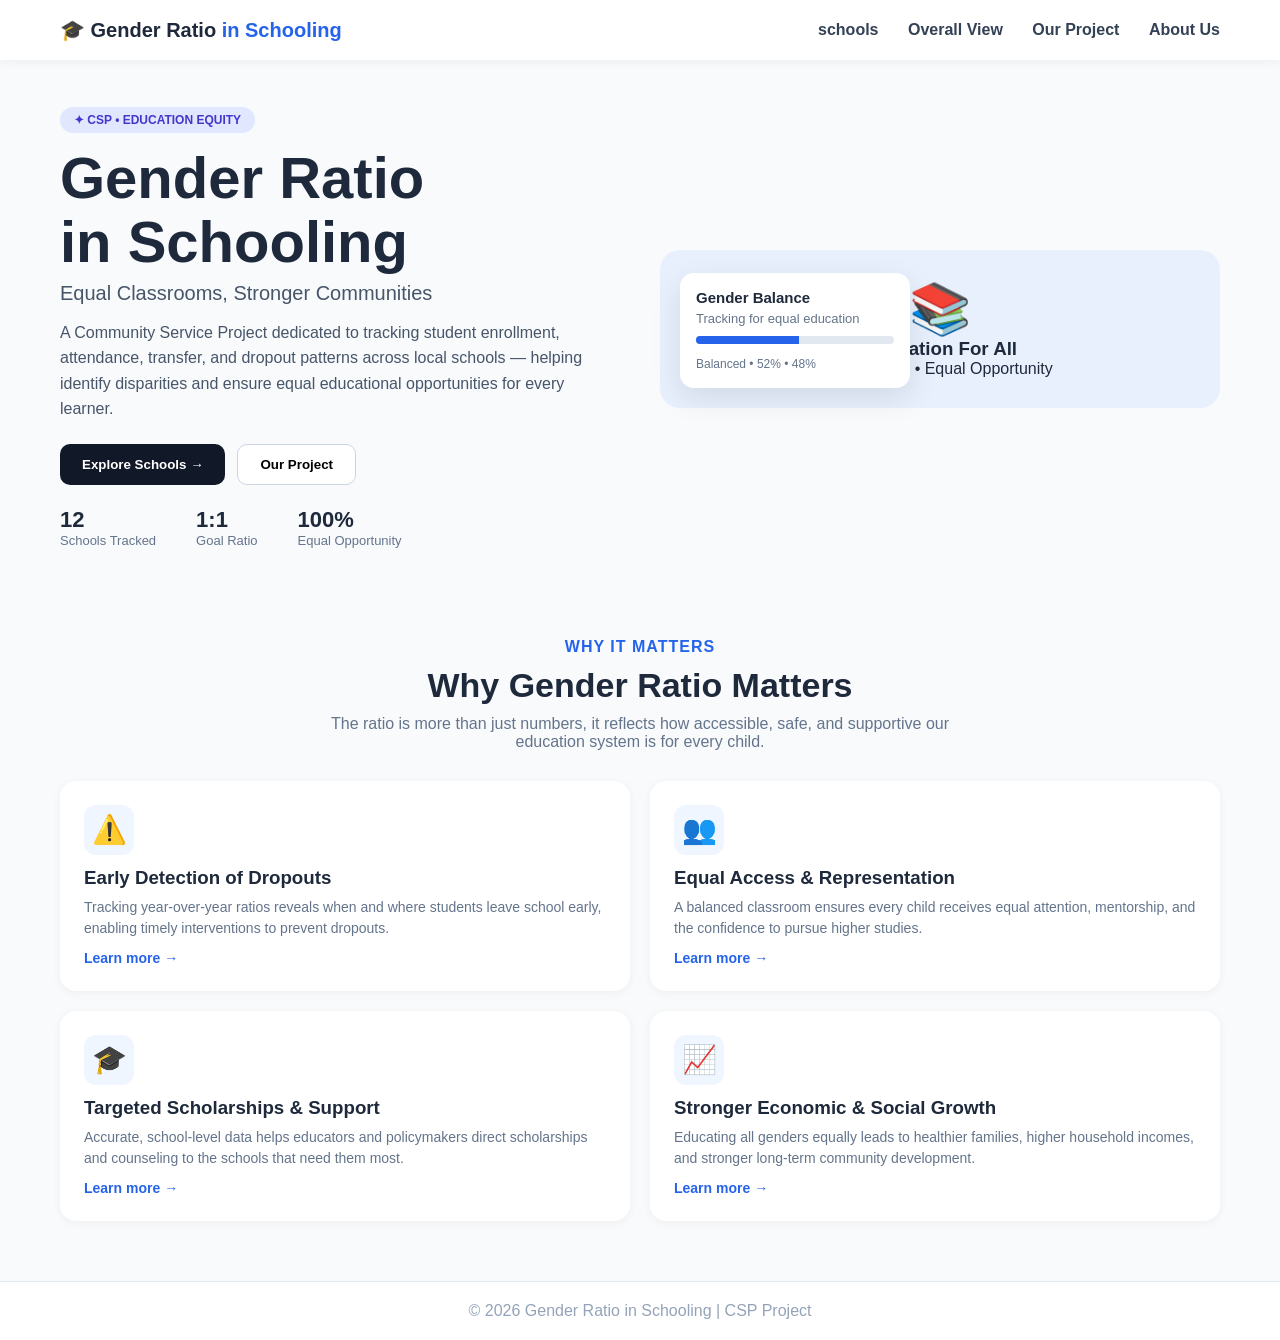
<file: index.html>
<!DOCTYPE html>
<html lang="en">
<head>
  <meta charset="UTF-8">
  <meta name="viewport" content="width=device-width, initial-scale=1.0">
  <title>Gender Ratio in Schooling</title>
  <link rel="stylesheet" href="style.css">
</head>
<body>

  <!-- NAVBAR -->
  <header>
    <div class="logo">🎓 Gender Ratio <span>in Schooling</span></div>
    <nav>
       <a href="school.html">schools</a>
       <a href="overall.html">Overall View</a>
       <a href="project.html">Our Project</a>
    <a href="about.html">About Us</a>
    </nav>
  </header>

  <!-- HERO -->
  <section class="hero">
    <div class="hero-left">
      <span class="badge">✦ CSP • EDUCATION EQUITY</span>
      <h1>Gender Ratio <br>in Schooling</h1>
      <p>Equal Classrooms, Stronger Communities</p>
      <p class="desc">A Community Service Project dedicated to tracking student enrollment, attendance, transfer, and dropout patterns across local schools — helping identify disparities and ensure equal educational opportunities for every learner.</p>
      <div class="buttons">
        <button class="btn-dark">Explore Schools →</button>
        <button class="btn-light">Our Project</button>
      </div>
      <div class="stats">
        <div><b id="schoolCount">0</b><span>Schools Tracked</span></div>
        <div><b>1:1</b><span>Goal Ratio</span></div>
        <div><b>100%</b><span>Equal Opportunity</span></div>
      </div>
    </div>
    <div class="hero-right">
      <div style="background:#E8F0FE; padding:30px; border-radius:20px; text-align:center;">
  <h2 style="font-size:50px;">📚</h2>
  <h3>Education For All</h3>
  <p>Boys • Girls • Equal Opportunity</p>
</div>
      <div class="float-card">
        <b>Gender Balance</b>
        <p>Tracking for equal education</p>
        <div class="bar"><div class="fill"></div></div>
        <span>Balanced • 52% • 48%</span>
      </div>
    </div>
  </section>

  <!-- WHY MATTERS -->
  <section class="why">
    <span class="small">WHY IT MATTERS</span>
    <h2>Why Gender Ratio Matters</h2>
    <p class="sub">The ratio is more than just numbers, it reflects how accessible, safe, and supportive our education system is for every child.</p>

    <div class="grid">
      <div class="card">
        <div class="icon">⚠️</div>
        <h3>Early Detection of Dropouts</h3>
        <p>Tracking year-over-year ratios reveals when and where students leave school early, enabling timely interventions to prevent dropouts.</p>
        <a href="#">Learn more →</a>
      </div>
      <div class="card">
        <div class="icon">👥</div>
        <h3>Equal Access & Representation</h3>
        <p>A balanced classroom ensures every child receives equal attention, mentorship, and the confidence to pursue higher studies.</p>
        <a href="#">Learn more →</a>
      </div>
      <div class="card">
        <div class="icon">🎓</div>
        <h3>Targeted Scholarships & Support</h3>
        <p>Accurate, school-level data helps educators and policymakers direct scholarships and counseling to the schools that need them most.</p>
        <a href="#">Learn more →</a>
      </div>
      <div class="card">
        <div class="icon">📈</div>
        <h3>Stronger Economic & Social Growth</h3>
        <p>Educating all genders equally leads to healthier families, higher household incomes, and stronger long-term community development.</p>
        <a href="#">Learn more →</a>
      </div>
    </div>
  </section>

  <footer>© 2026 Gender Ratio in Schooling | CSP Project</footer>
  <script src="script.js"></script>
</body>
</html>
</file>
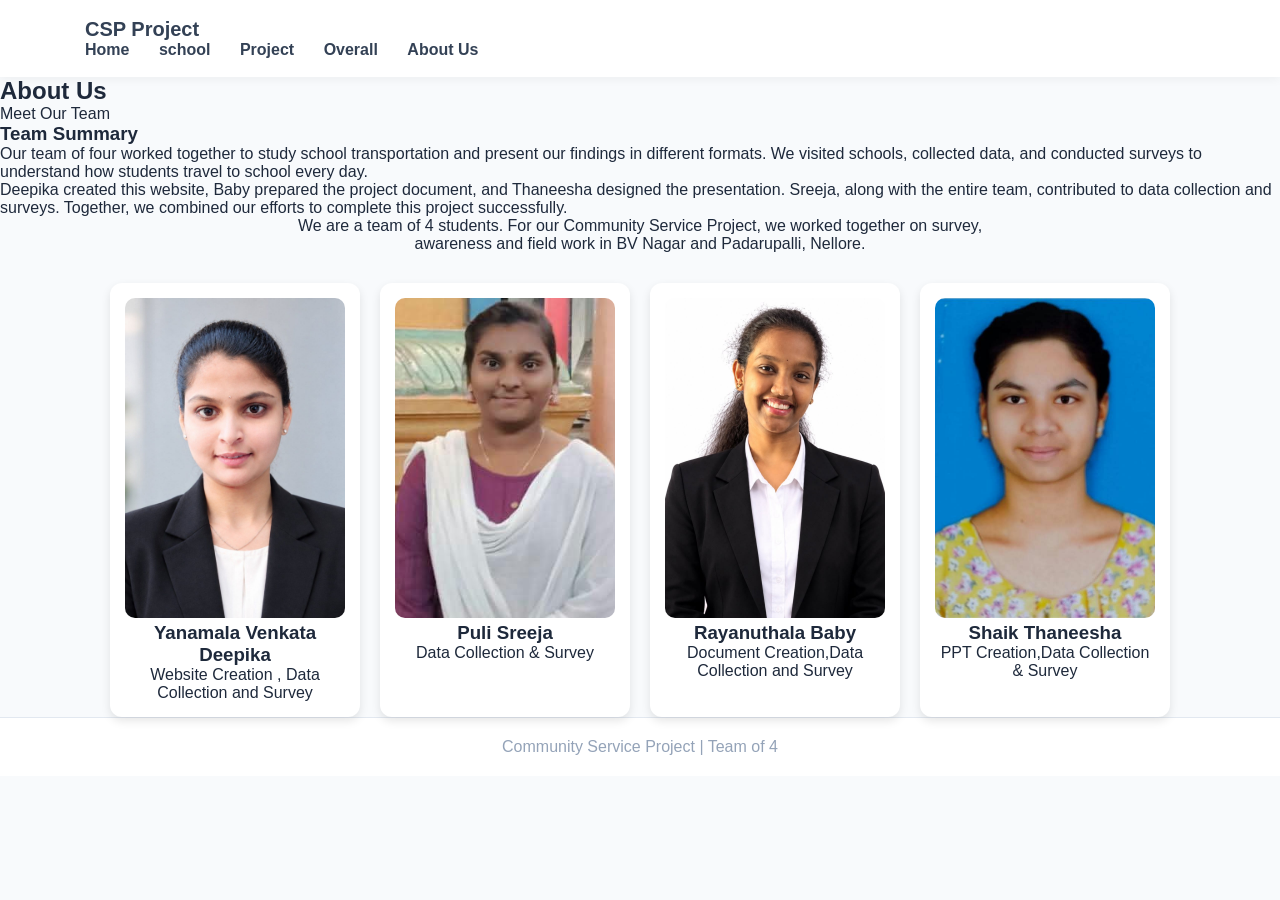
<file: about.html>
<!DOCTYPE html>
<html lang="en">
<head>
<meta charset="UTF-8">
<meta name="viewport" content="width=device-width, initial-scale=1.0">
<title>About Us | CSP</title>
<link rel="stylesheet" href="style.css">
</head>
<body>

<header>
<nav>
<a href="index.html" class="logo">CSP Project</a>
<div class="nav-links">
<a href="index.html">Home</a>
<a href="school.html">school</a>
<a href="project.html">Project</a>
<a href="overall.html">Overall</a>
<a href="about.html" class="active">About Us</a>
</div>
</nav>
</header>

<section class="page-head">
<h1>About Us</h1>
<p>Meet Our Team</p>
<h3>Team Summary</h3>
<p>Our team of four worked together to study school transportation and present our findings in different formats. We visited schools, collected data, and conducted surveys to understand how students travel to school every day.</p>
<p>Deepika created this website, Baby prepared the project document, and Thaneesha designed the presentation. Sreeja, along with the entire team, contributed to data collection and surveys. Together, we combined our efforts to complete this project successfully.</p>
</section>

<section class="container">
<p style="text-align:center; max-width:700px; margin:0 auto 30px;">
We are a team of 4 students. For our Community Service Project, we worked together on survey, awareness and field work in BV Nagar and Padarupalli, Nellore.
</p>

<div class="team-grid">
<div class="team-card">
<img src="images/deepika.jpg" alt="Yanamala Venkata Deepika">
<h3>Yanamala Venkata Deepika</h3>
<p class="role">Website Creation , Data Collection and Survey</p>
</div>

<div class="team-card">
<img src="images/sreeja.jpg" alt="Puli Sreeja">
<h3>Puli Sreeja</h3>
<p class="role">Data Collection & Survey</p>
</div>

<div class="team-card">
<img src="images/baby.jpg" alt="Rayanuthala Baby">
<h3>Rayanuthala Baby</h3>
<p class="role">Document Creation,Data Collection and Survey</p>
</div>

<div class="team-card">
<img src="images/thaneesha.jpg" alt="Shaik Thaneesha">
<h3>Shaik Thaneesha</h3>
<p class="role">PPT Creation,Data Collection & Survey</p>
</div>
</div>
</section>

<footer><p>Community Service Project | Team of 4</p></footer>
<script src="script.js"></script>
</body>
</html>
</file>
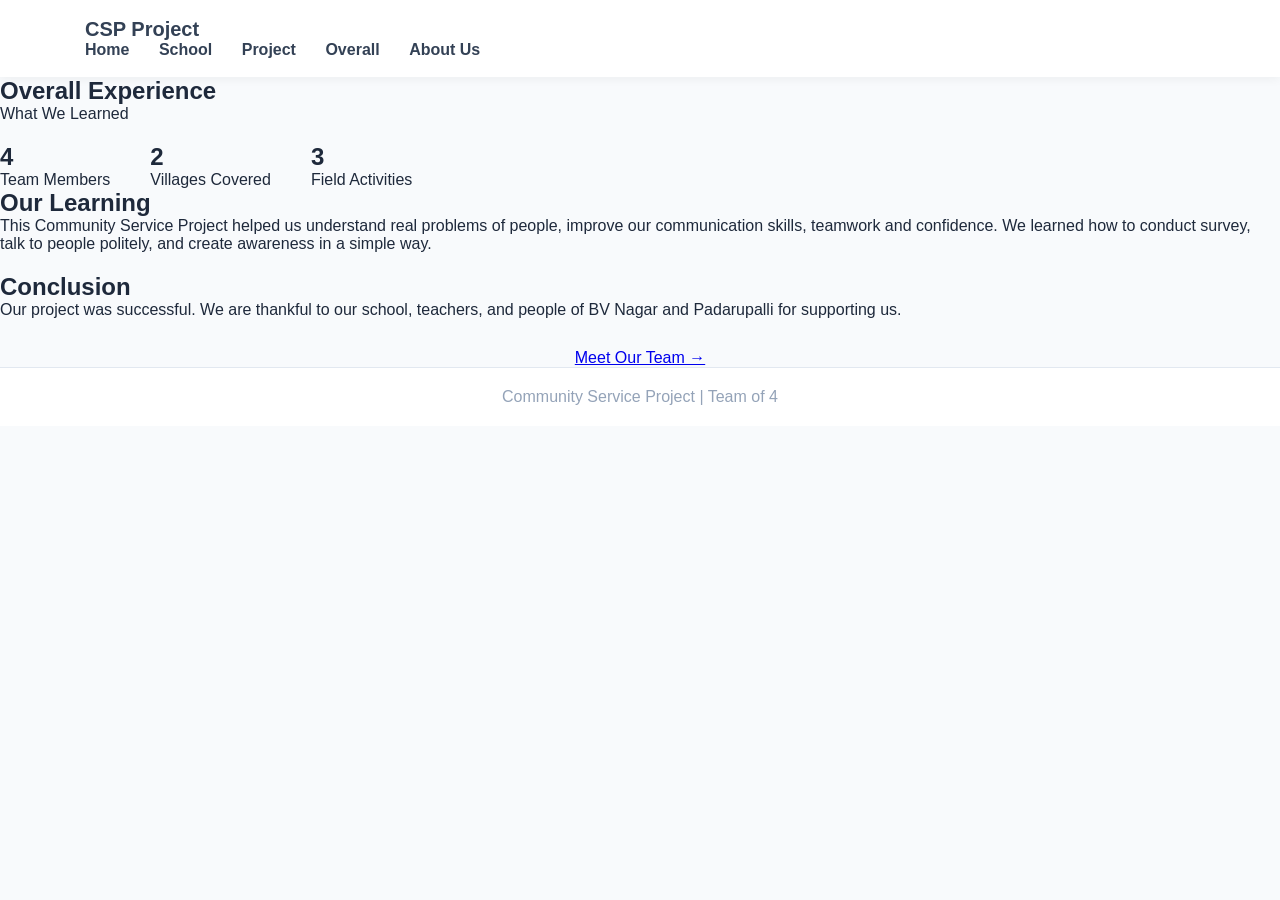
<file: overall.html>
<!DOCTYPE html>
<html lang="en">
<head>
<meta charset="UTF-8">
<meta name="viewport" content="width=device-width, initial-scale=1.0">
<title>Overall Experience | CSP</title>
<link rel="stylesheet" href="style.css">
</head>
<body>

<header>
<nav>
<a href="index.html" class="logo">CSP Project</a>
<div class="nav-links">
<a href="index.html">Home</a>
<a href="school.html">School</a>
<a href="project.html">Project</a>
<a href="overall.html" class="active">Overall</a>
<a href="about.html">About Us</a>
</div>
</nav>
</header>

<section class="page-head">
<h1>Overall Experience</h1>
<p>What We Learned</p>
</section>

<section class="container">
<div class="stats">
<div class="stat"><h2>4</h2><p>Team Members</p></div>
<div class="stat"><h2>2</h2><p>Villages Covered</p></div>
<div class="stat"><h2>3</h2><p>Field Activities</p></div>
</div>

<h2>Our Learning</h2>
<p>This Community Service Project helped us understand real problems of people, improve our communication skills, teamwork and confidence. We learned how to conduct survey, talk to people politely, and create awareness in a simple way.</p>

<h2 style="margin-top:20px;">Conclusion</h2>
<p>Our project was successful. We are thankful to our school, teachers, and people of BV Nagar and Padarupalli for supporting us.</p>

<div style="text-align:center; margin-top:30px;">
<a href="about.html" class="btn">Meet Our Team →</a>
</div>
</section>

<footer><p>Community Service Project | Team of 4</p></footer>
<script src="script.js"></script>
</body>
</html>
</file>
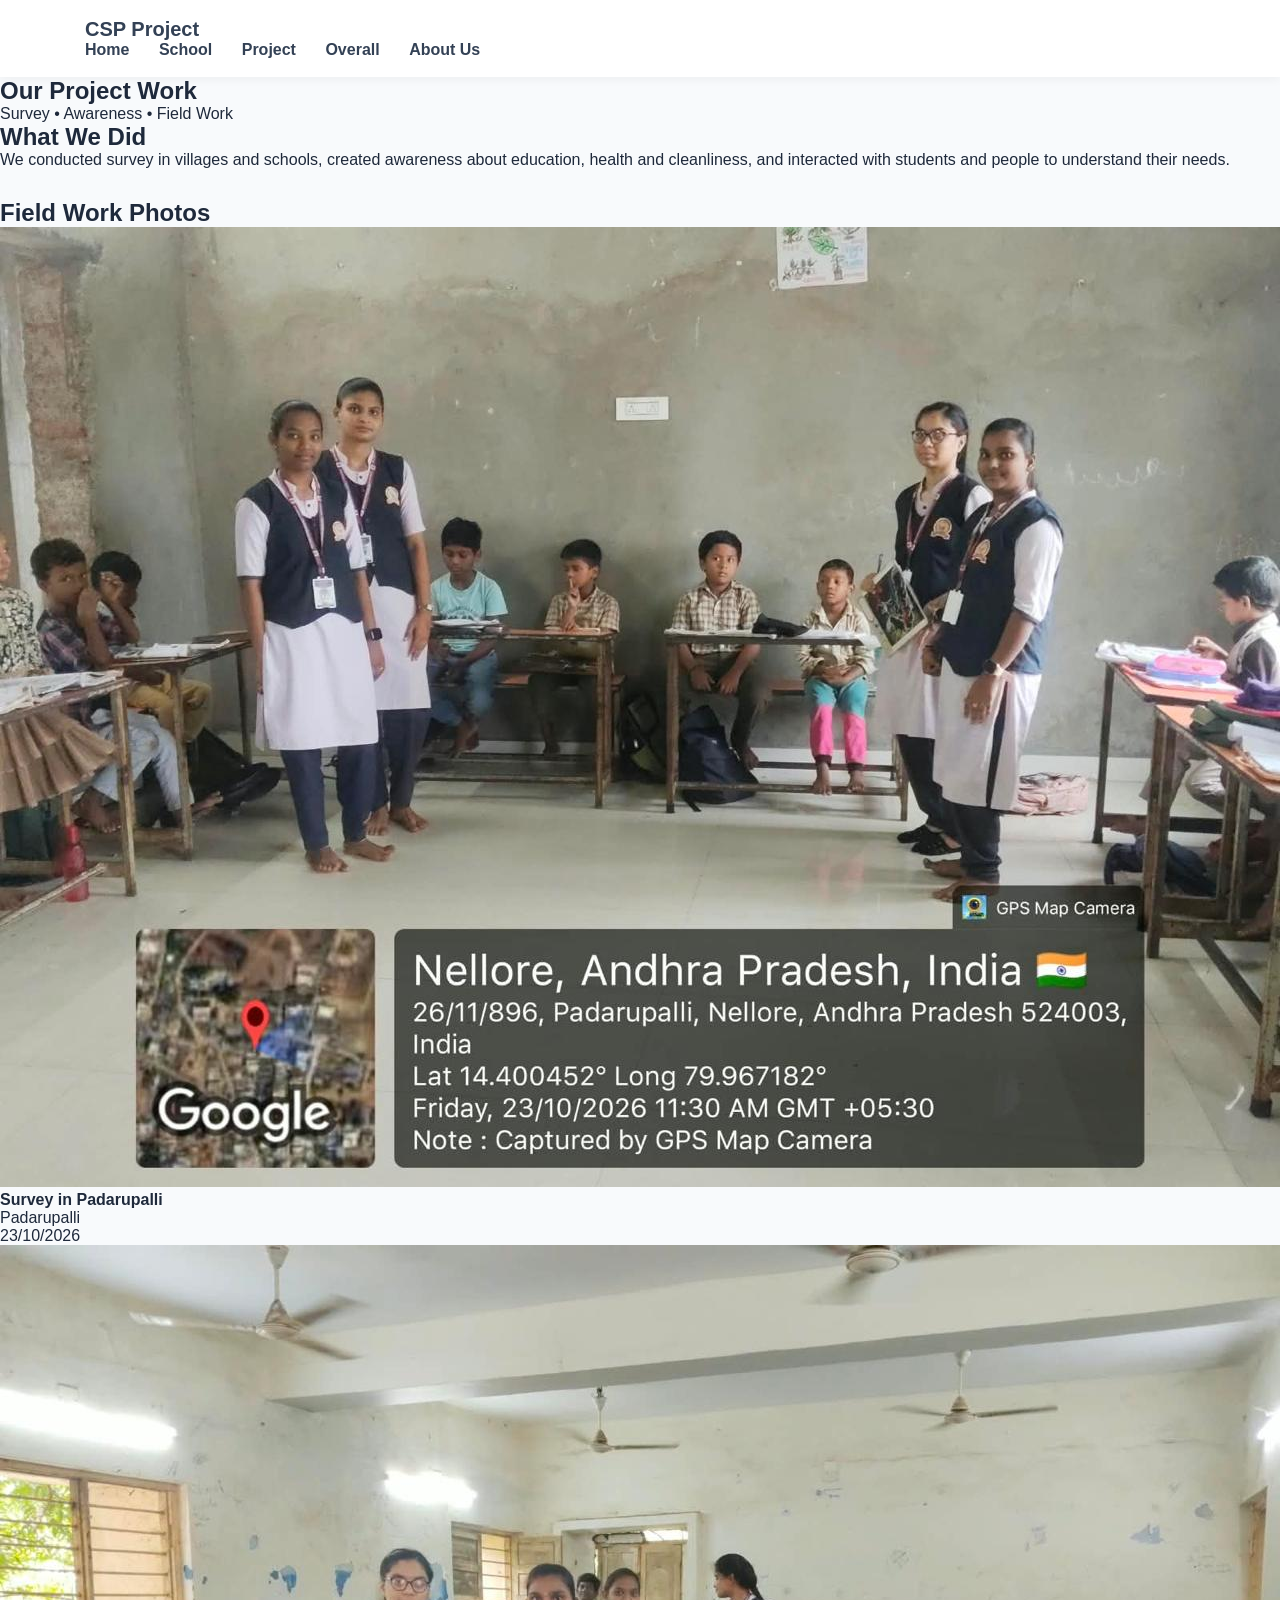
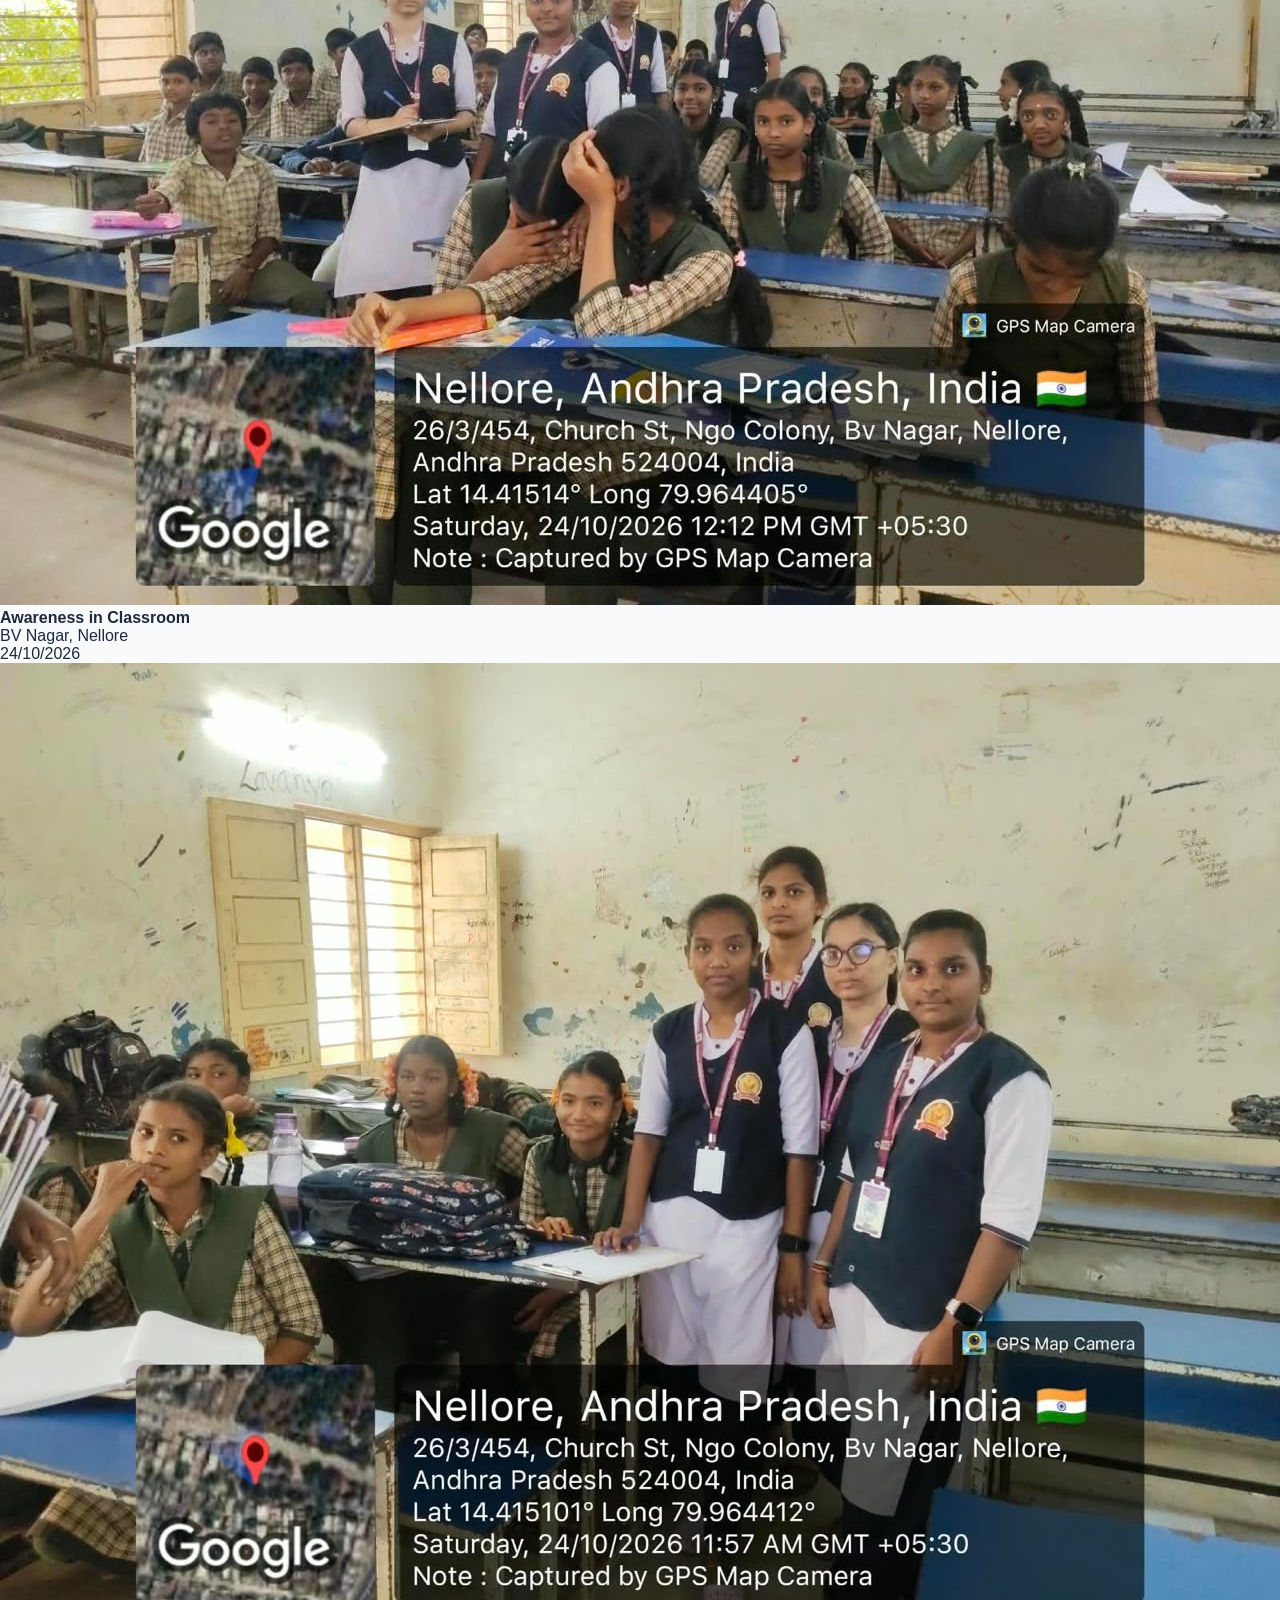
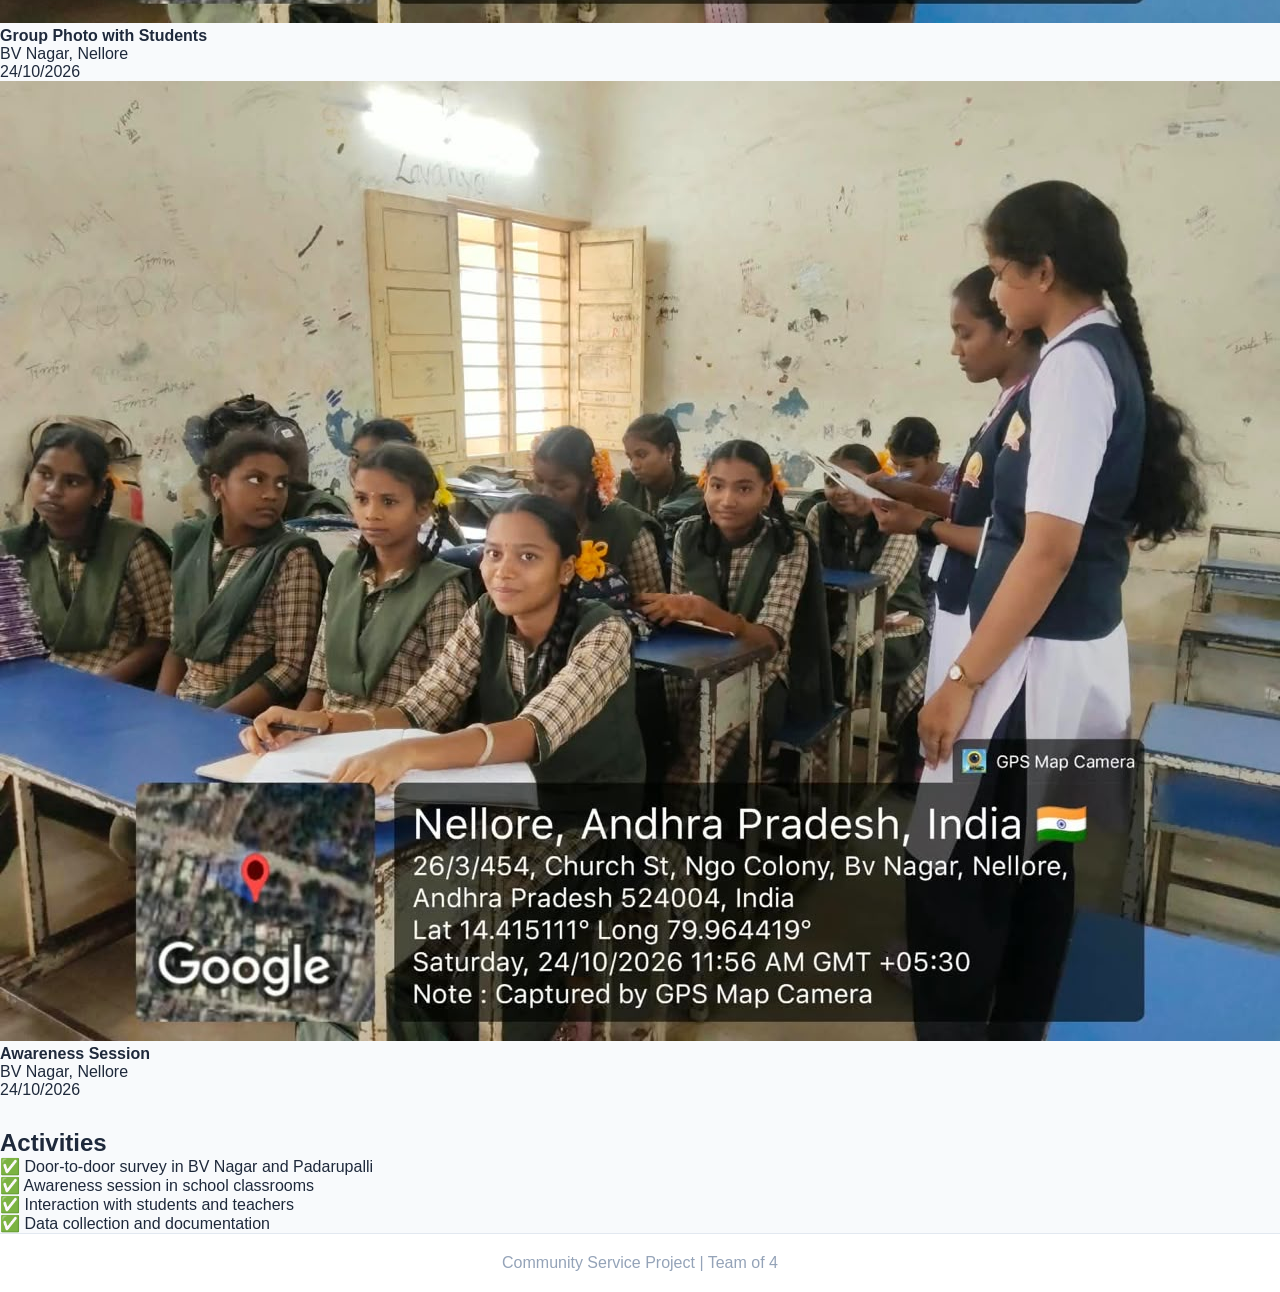
<file: project.html>
<!DOCTYPE html>
<html lang="en">
<head>
<meta charset="UTF-8">
<meta name="viewport" content="width=device-width, initial-scale=1.0">
<title>Project Work | CSP</title>
<link rel="stylesheet" href="style.css">
</head>
<body>

<header>
<nav>
<a href="index.html" class="logo">CSP Project</a>
<div class="nav-links">
<a href="index.html">Home</a>
<a href="school.html">School</a>
<a href="project.html" class="active">Project</a>
<a href="overall.html">Overall</a>
<a href="about.html">About Us</a>
</div>
</nav>
</header>

<section class="page-head">
<h1>Our Project Work</h1>
<p>Survey • Awareness • Field Work</p>
</section>

<section class="container">
<h2>What We Did</h2>
<p>We conducted survey in villages and schools, created awareness about education, health and cleanliness, and interacted with students and people to understand their needs.</p>

<h2 style="margin-top:30px;">Field Work Photos</h2>
<div class="gallery">
<div class="g-card">
<div class="g-card">
<img src="images/field-1.jpg" alt="Survey in Padarupalli">
<p><b>Survey in Padarupalli</b><br>Padarupalli<br>23/10/2026</p>
</div>
<div class="g-card">
<img src="images/field-2.jpg" alt="Awareness in classroom">
<p><b>Awareness in Classroom</b><br>BV Nagar, Nellore<br>24/10/2026</p>
</div>
</div>
<div class="g-card">
<img src="images/field-3.jpg" alt="Group photo with students">
<p><b>Group Photo with Students</b><br>BV Nagar, Nellore<br>24/10/2026</p>
</div>
<div class="g-card">
<img src="images/field-4.jpg" alt="Awareness session">
<p><b>Awareness Session</b><br>BV Nagar, Nellore<br>24/10/2026</p>
</div>

<h2 style="margin-top:30px;">Activities</h2>
<ul>
<li>✅ Door-to-door survey in BV Nagar and Padarupalli</li>
<li>✅ Awareness session in school classrooms</li>
<li>✅ Interaction with students and teachers</li>
<li>✅ Data collection and documentation</li>
</ul>
</section>

<footer><p>Community Service Project | Team of 4</p></footer>
<script src="script.js"></script>
</body>
</html>
</file>
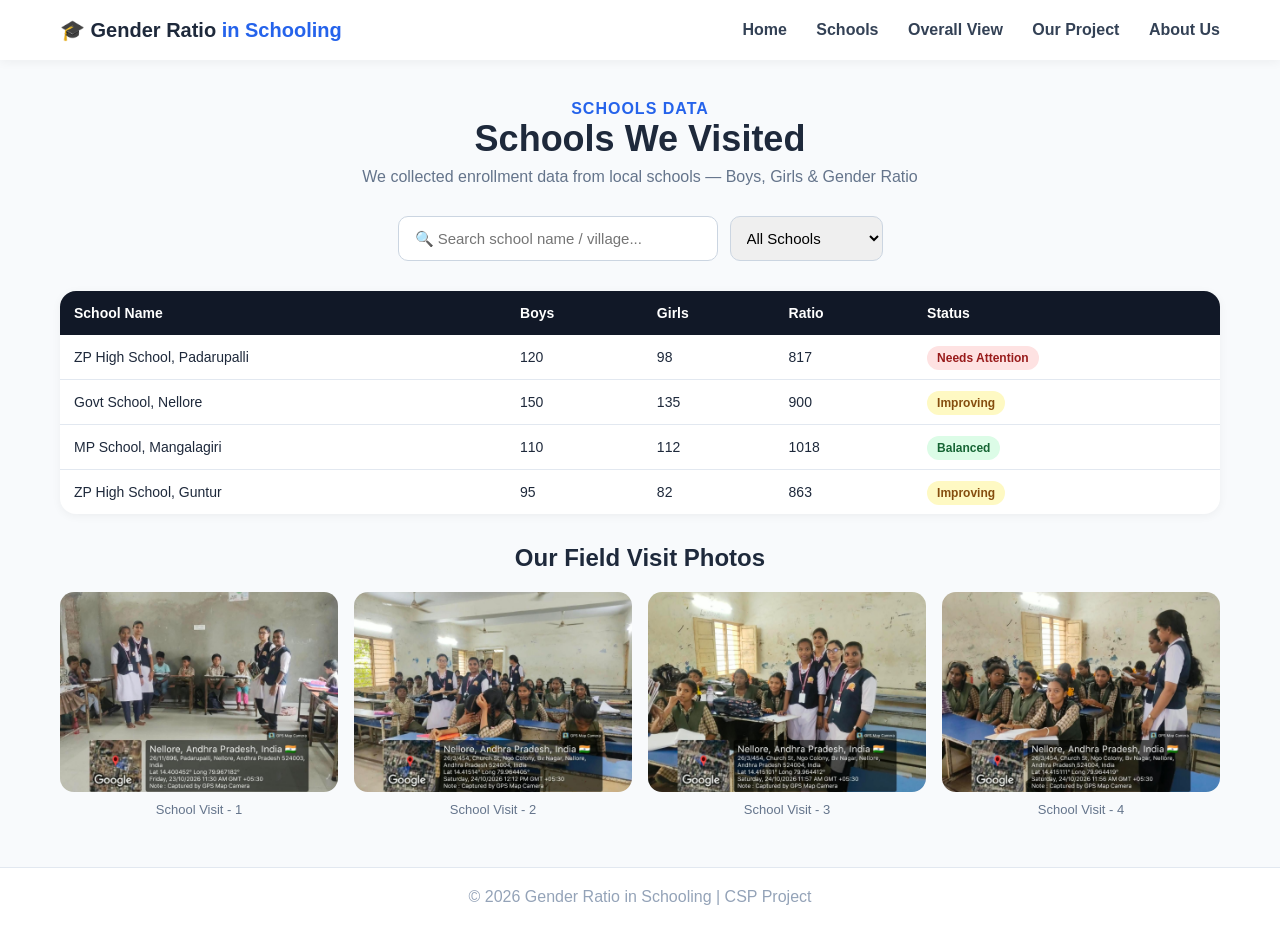
<file: school.html>
<!DOCTYPE html>
<html lang="en">
<head>
  <meta charset="UTF-8">
  <meta name="viewport" content="width=device-width, initial-scale=1.0">
  <title>Schools | Gender Ratio in Schooling</title>
  <link rel="stylesheet" href="style.css">
  <style>
    .page-head { padding: 40px 60px 10px; text-align: center; }
    .page-head h1 { font-size: 36px; margin-bottom: 8px; }
    .page-head p { color: #64748b; }
    .search-box { padding: 20px 60px; display: flex; gap: 12px; justify-content: center; flex-wrap: wrap; }
    .search-box input { padding: 12px 16px; width: 320px; border: 1px solid #cbd5e1; border-radius: 10px; font-size: 15px; }
    .search-box select { padding: 12px; border: 1px solid #cbd5e1; border-radius: 10px; font-size: 15px; }
    .table-wrap { padding: 10px 60px 30px; overflow-x: auto; }
    table { width: 100%; border-collapse: collapse; background: white; border-radius: 16px; overflow: hidden; box-shadow: 0 2px 10px rgba(0,0,0,0.05); }
    th { background: #111827; color: white; padding: 14px; text-align: left; font-size: 14px; }
    td { padding: 14px; border-bottom: 1px solid #e2e8f0; font-size: 14px; }
    tr:last-child td { border-bottom: none; }
    .tag { padding: 5px 10px; border-radius: 20px; font-size: 12px; font-weight: 700; }
    .balanced { background: #dcfce7; color: #166534; }
    .improving { background: #fef9c3; color: #854d0e; }
    .attention { background: #fee2e2; color: #991b1b; }
    .gallery { padding: 0 60px 50px; }
    .gallery h2 { text-align: center; margin-bottom: 20px; }
    .gallery-grid { display: grid; grid-template-columns: 1fr 1fr 1fr 1fr; gap: 16px; }
    .gallery-grid img { width: 100%; height: 200px; object-fit: cover; border-radius: 14px; }
    .gallery-grid p { text-align: center; font-size: 13px; color: #64748b; margin-top: 6px; }
    @media (max-width: 800px) {
      .page-head, .search-box, .table-wrap, .gallery { padding-left: 20px; padding-right: 20px; }
      .gallery-grid { grid-template-columns: 1fr 1fr; }
    }
  </style>
</head>
<body>

  <!-- NAVBAR -->
  <header>
    <div class="logo">🎓 Gender Ratio <span>in Schooling</span></div>
    <nav>
      <a href="index.html">Home</a>
      <a href="school.html">Schools</a>
      <a href="#">Overall View</a>
      <a href="#">Our Project</a>
      <a href="#">About Us</a>
    </nav>
  </header>

  <div class="page-head">
    <span class="small" style="color:#2563eb; font-weight:700; letter-spacing:1px;">SCHOOLS DATA</span>
    <h1>Schools We Visited</h1>
    <p>We collected enrollment data from local schools — Boys, Girls & Gender Ratio</p>
  </div>

  <!-- SEARCH + FILTER -->
  <div class="search-box">
    <input type="text" id="searchInput" placeholder="🔍 Search school name / village...">
    <select id="filterSelect">
      <option value="all">All Schools</option>
      <option value="balanced">Balanced</option>
      <option value="improving">Improving</option>
      <option value="attention">Needs Attention</option>
    </select>
  </div>

  <!-- TABLE -->
  <div class="table-wrap">
    <table id="schoolTable">
      <tr>
        <th>School Name</th>
        <th>Boys</th>
        <th>Girls</th>
        <th>Ratio</th>
        <th>Status</th>
      </tr>
      <tr>
        <td>ZP High School, Padarupalli</td><td>120</td><td>98</td><td>817</td>
        <td><span class="tag attention">Needs Attention</span></td>
      </tr>
      <tr>
        <td>Govt School, Nellore</td><td>150</td><td>135</td><td>900</td>
        <td><span class="tag improving">Improving</span></td>
      </tr>
      <tr>
        <td>MP School, Mangalagiri</td><td>110</td><td>112</td><td>1018</td>
        <td><span class="tag balanced">Balanced</span></td>
      </tr>
      <tr>
        <td>ZP High School, Guntur</td><td>95</td><td>82</td><td>863</td>
        <td><span class="tag improving">Improving</span></td>
      </tr>
    </table>
  </div>

  <!-- FIELD PHOTOS -->
  <div class="gallery">
    <h2>Our Field Visit Photos</h2>
    <div class="gallery-grid">
      <div><img src="images/field-1.jpg" alt="Field Visit 1"><p>School Visit - 1</p></div>
      <div><img src="images/field-2.jpg" alt="Field Visit 2"><p>School Visit - 2</p></div>
      <div><img src="images/field-3.jpg" alt="Field Visit 3"><p>School Visit - 3</p></div>
      <div><img src="images/field-4.jpg" alt="Field Visit 4"><p>School Visit - 4</p></div>
    </div>
  </div>

  <footer>© 2026 Gender Ratio in Schooling | CSP Project</footer>

  <script>
    // Search filter
    document.getElementById('searchInput').addEventListener('keyup', function() {
      let val = this.value.toLowerCase();
      let rows = document.querySelectorAll('#schoolTable tr');
      rows.forEach((row, i) => {
        if (i === 0) return;
        row.style.display = row.innerText.toLowerCase().includes(val) ? '' : 'none';
      });
    });
  </script>
</body>
</html>
</file>
<file: style.css>
* { margin: 0; padding: 0; box-sizing: border-box; font-family: 'Segoe UI', sans-serif; }
body { background: #f8fafc; color: #1e293b; }

/* ===== HEADER / NAVBAR ===== */
header { display: flex; justify-content: space-between; align-items: center; padding: 18px 60px; background: white; box-shadow: 0 2px 10px rgba(0,0,0,0.05); position: sticky; top: 0; z-index: 100; }
.logo { font-weight: 800; font-size: 20px; }
.logo span { color: #2563eb; }
nav a { margin-left: 25px; text-decoration: none; color: #334155; font-weight: 600; }
nav a:hover { color: #2563eb; }

/* ===== HERO - HOME PAGE ===== */
.hero { display: flex; gap: 40px; padding: 50px 60px; align-items: center; }
.hero-left { flex: 1; }
.badge { background: #e0e7ff; color: #4338ca; padding: 6px 14px; border-radius: 20px; font-size: 12px; font-weight: 700; }
.hero-left h1 { font-size: 58px; line-height: 1.1; margin: 18px 0 8px; }
.hero-left p { font-size: 20px; color: #475569; }
.desc { font-size: 16px !important; margin-top: 15px; line-height: 1.6; }
.buttons { margin: 22px 0; display: flex; gap: 12px; }
.btn-dark { background: #111827; color: white; padding: 12px 22px; border: none; border-radius: 10px; cursor: pointer; font-weight: 600; }
.btn-dark:hover { background: #2563eb; }
.btn-light { background: white; padding: 12px 22px; border: 1px solid #cbd5e1; border-radius: 10px; cursor: pointer; font-weight: 600; }
.btn-light:hover { border-color: #2563eb; color: #2563eb; }
.stats { display: flex; gap: 40px; margin-top: 20px; }
.stats div { display: flex; flex-direction: column; }
.stats b { font-size: 22px; }
.stats span { font-size: 13px; color: #64748b; }

.hero-right { flex: 1; position: relative; }
.hero-right img { width: 100%; border-radius: 20px; height: 380px; object-fit: cover; }
.float-card { position: absolute; bottom: 20px; left: 20px; background: white; padding: 16px; border-radius: 14px; width: 230px; box-shadow: 0 10px 30px rgba(0,0,0,0.1); }
.float-card b { font-size: 15px; }
.float-card p { font-size: 13px; color: #64748b; margin: 4px 0; }
.bar { height: 8px; background: #e2e8f0; border-radius: 10px; margin: 10px 0; overflow: hidden; }
.fill { width: 52%; height: 100%; background: #2563eb; }
.float-card span { font-size: 12px; color: #64748b; }

/* ===== WHY MATTERS ===== */
.why { padding: 40px 60px 60px; text-align: center; }
.why .small { color: #2563eb; font-weight: 700; letter-spacing: 1px; }
.why h2 { font-size: 34px; margin: 10px 0; }
.sub { color: #64748b; max-width: 650px; margin: 0 auto 30px; }
.grid { display: grid; grid-template-columns: 1fr 1fr; gap: 20px; text-align: left; }
.card { background: white; padding: 24px; border-radius: 16px; box-shadow: 0 2px 10px rgba(0,0,0,0.05); }
.card:hover { transform: translateY(-3px); transition: 0.2s; box-shadow: 0 8px 20px rgba(0,0,0,0.08); }
.icon { font-size: 28px; background: #eff6ff; width: 50px; height: 50px; display: grid; place-items: center; border-radius: 12px; margin-bottom: 12px; }
.card h3 { margin-bottom: 8px; }
.card p { color: #64748b; font-size: 14px; line-height: 1.5; margin-bottom: 10px; }
.card a { color: #2563eb; text-decoration: none; font-weight: 600; font-size: 14px; }

/* ===== FOOTER ===== */
footer { text-align: center; padding: 20px; color: #94a3b8; background: white; border-top: 1px solid #e2e8f0; }

/* ===== MOBILE ===== */
@media (max-width: 800px) {
  header, .hero, .why { padding: 20px; }
  .hero { flex-direction: column; }
  .hero-left h1 { font-size: 38px; }
  .grid { grid-template-columns: 1fr; }
  nav a { margin-left: 12px; font-size: 14px; }
  .hero-right img { height: 280px; }
}* { margin: 0; padding: 0; box-sizing: border-box; font-family: 'Segoe UI', sans-serif; }
body { background: #f8fafc; color: #1e293b; }

/* ===== HEADER / NAVBAR ===== */
header { display: flex; justify-content: space-between; align-items: center; padding: 18px 60px; background: white; box-shadow: 0 2px 10px rgba(0,0,0,0.05); position: sticky; top: 0; z-index: 100; }
.logo { font-weight: 800; font-size: 20px; }
.logo span { color: #2563eb; }
nav a { margin-left: 25px; text-decoration: none; color: #334155; font-weight: 600; }
nav a:hover { color: #2563eb; }

/* ===== HERO - HOME PAGE ===== */
.hero { display: flex; gap: 40px; padding: 50px 60px; align-items: center; }
.hero-left { flex: 1; }
.badge { background: #e0e7ff; color: #4338ca; padding: 6px 14px; border-radius: 20px; font-size: 12px; font-weight: 700; }
.hero-left h1 { font-size: 58px; line-height: 1.1; margin: 18px 0 8px; }
.hero-left p { font-size: 20px; color: #475569; }
.desc { font-size: 16px !important; margin-top: 15px; line-height: 1.6; }
.buttons { margin: 22px 0; display: flex; gap: 12px; }
.btn-dark { background: #111827; color: white; padding: 12px 22px; border: none; border-radius: 10px; cursor: pointer; font-weight: 600; }
.btn-dark:hover { background: #2563eb; }
.btn-light { background: white; padding: 12px 22px; border: 1px solid #cbd5e1; border-radius: 10px; cursor: pointer; font-weight: 600; }
.btn-light:hover { border-color: #2563eb; color: #2563eb; }
.stats { display: flex; gap: 40px; margin-top: 20px; }
.stats div { display: flex; flex-direction: column; }
.stats b { font-size: 22px; }
.stats span { font-size: 13px; color: #64748b; }

.hero-right { flex: 1; position: relative; }
.hero-right img { width: 100%; border-radius: 20px; height: 380px; object-fit: cover; }
.float-card { position: absolute; bottom: 20px; left: 20px; background: white; padding: 16px; border-radius: 14px; width: 230px; box-shadow: 0 10px 30px rgba(0,0,0,0.1); }
.float-card b { font-size: 15px; }
.float-card p { font-size: 13px; color: #64748b; margin: 4px 0; }
.bar { height: 8px; background: #e2e8f0; border-radius: 10px; margin: 10px 0; overflow: hidden; }
.fill { width: 52%; height: 100%; background: #2563eb; }
.float-card span { font-size: 12px; color: #64748b; }

/* ===== WHY MATTERS ===== */
.why { padding: 40px 60px 60px; text-align: center; }
.why .small { color: #2563eb; font-weight: 700; letter-spacing: 1px; }
.why h2 { font-size: 34px; margin: 10px 0; }
.sub { color: #64748b; max-width: 650px; margin: 0 auto 30px; }
.grid { display: grid; grid-template-columns: 1fr 1fr; gap: 20px; text-align: left; }
.card { background: white; padding: 24px; border-radius: 16px; box-shadow: 0 2px 10px rgba(0,0,0,0.05); }
.card:hover { transform: translateY(-3px); transition: 0.2s; box-shadow: 0 8px 20px rgba(0,0,0,0.08); }
.icon { font-size: 28px; background: #eff6ff; width: 50px; height: 50px; display: grid; place-items: center; border-radius: 12px; margin-bottom: 12px; }
.card h3 { margin-bottom: 8px; }
.card p { color: #64748b; font-size: 14px; line-height: 1.5; margin-bottom: 10px; }
.card a { color: #2563eb; text-decoration: none; font-weight: 600; font-size: 14px; }

/* ===== FOOTER ===== */
footer { text-align: center; padding: 20px; color: #94a3b8; background: white; border-top: 1px solid #e2e8f0; }

/* ===== MOBILE ===== */
@media (max-width: 800px) {
  header, .hero, .why { padding: 20px; }
  .hero { flex-direction: column; }
  .hero-left h1 { font-size: 38px; }
  .grid { grid-template-columns: 1fr; }
  nav a { margin-left: 12px; font-size: 14px; }
  .hero-right img { height: 280px; }
}
.team-grid{
  display: flex;
  flex-wrap: wrap;
  gap: 20px;
  justify-content: center;
}

.team-card{
  width: 250px;
  text-align: center;
  background: white;
  border-radius: 12px;
  padding: 15px;
  box-shadow: 0 4px 10px rgba(0,0,0,0.1);
}

.team-card img{
  width: 100%;
  height: 320px;
  object-fit: cover;
  border-radius: 10px;
}
</file>
